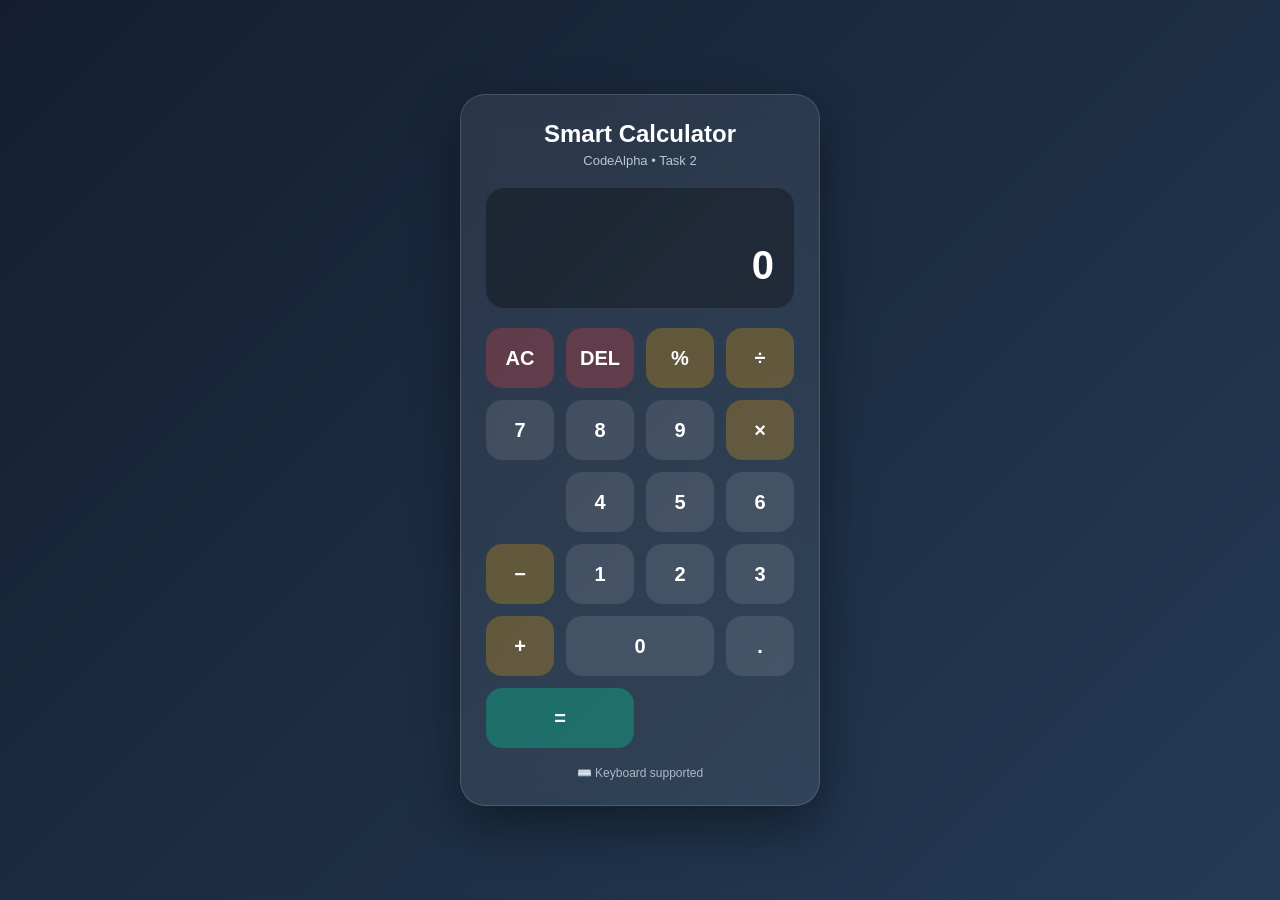
<file: Calculator/index.html>
<!DOCTYPE html>
<html lang="en">
<head>
    <meta charset="UTF-8">
    <meta name="viewport" content="width=device-width, initial-scale=1.0">

    <title>Smart Calculator | CodeAlpha</title>

    <link rel="stylesheet" href="style.css">
</head>

<body>

    <div class="calculator">

        <div class="header">
            <h1>Smart Calculator</h1>
            <p>CodeAlpha • Task 2</p>
        </div>

        <div class="display">
            <div id="previous"></div>
            <div id="current">0</div>
        </div>

        <div class="buttons">

            <button class="special" data-action="clear">AC</button>
            <button class="special" data-action="delete">DEL</button>
            <button class="operator" data-operation="%">%</button>
            <button class="operator" data-operation="÷">÷</button>

            <button data-number="7">7</button>
            <button data-number="8">8</button>
            <button data-number="9">9</button>
            <button class="operator" data-operation="×">×</button>
<div class="config"></div>
            <button data-number="4">4</button>
            <button data-number="5">5</button>
            <button data-number="6">6</button>
            <button class="operator" data-operation="-">−</button>

            <button data-number="1">1</button>
            <button data-number="2">2</button>
            <button data-number="3">3</button>
            <button class="operator" data-operation="+">+</button>

            <button class="zero" data-number="0">0</button>
            <button data-number=".">.</button>
            <button class="equal" data-action="equals">=</button>

        </div>

        <div class="keyboard-info">
            ⌨️ Keyboard supported
        </div>

    </div>

    <script src="script.js"></script>

</body>
</html>
</file>
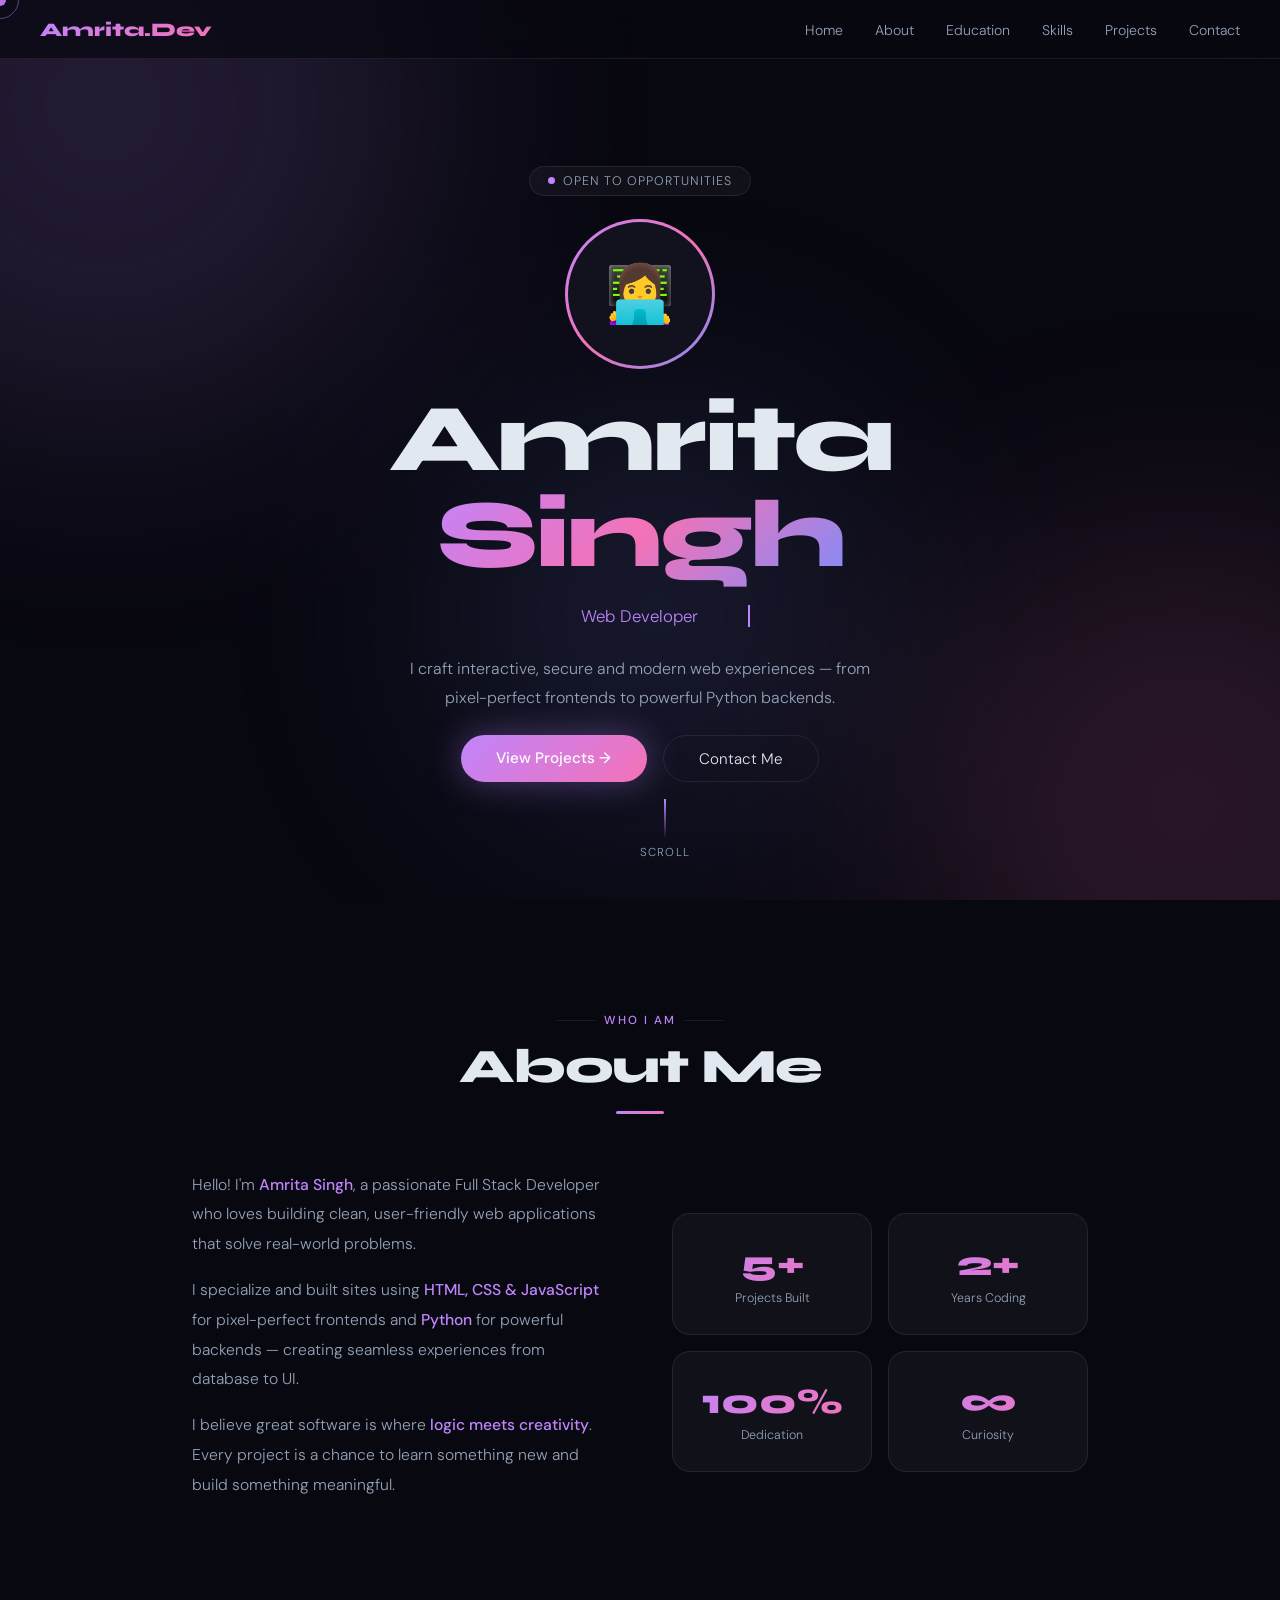
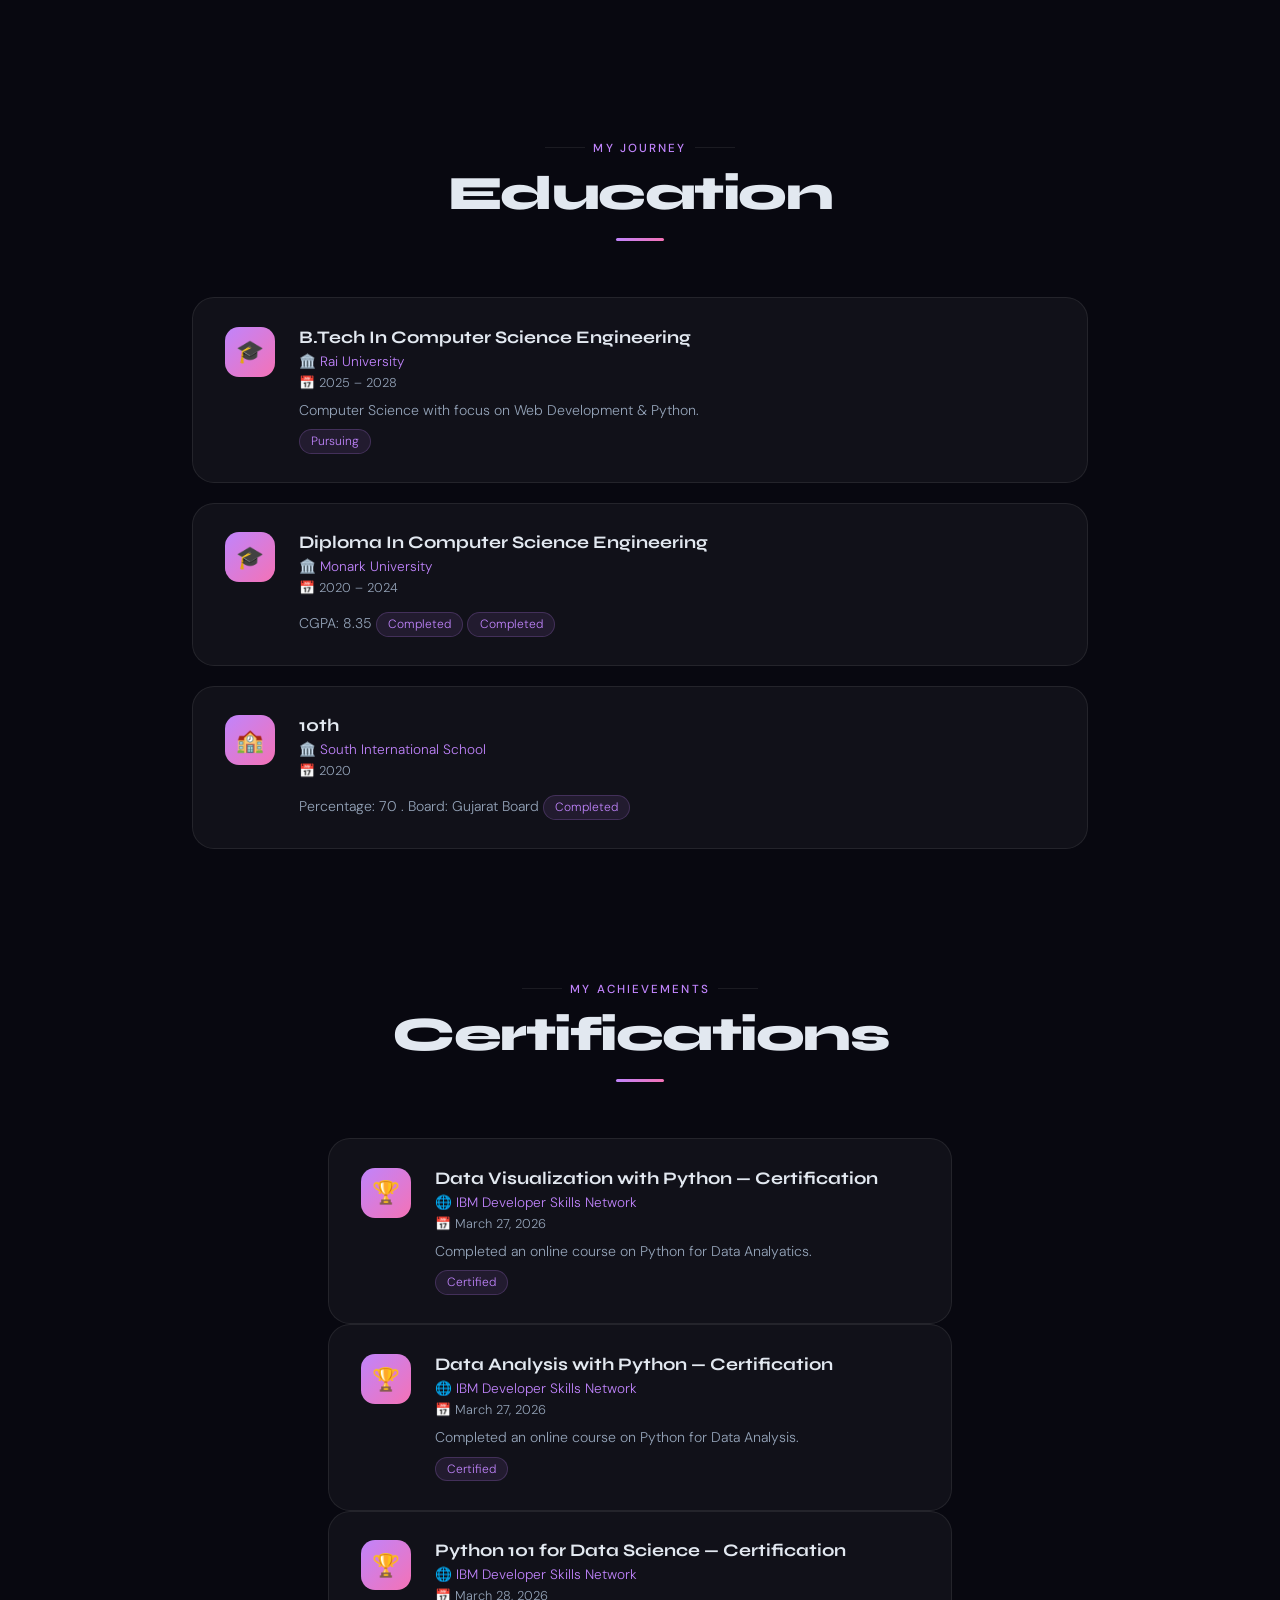
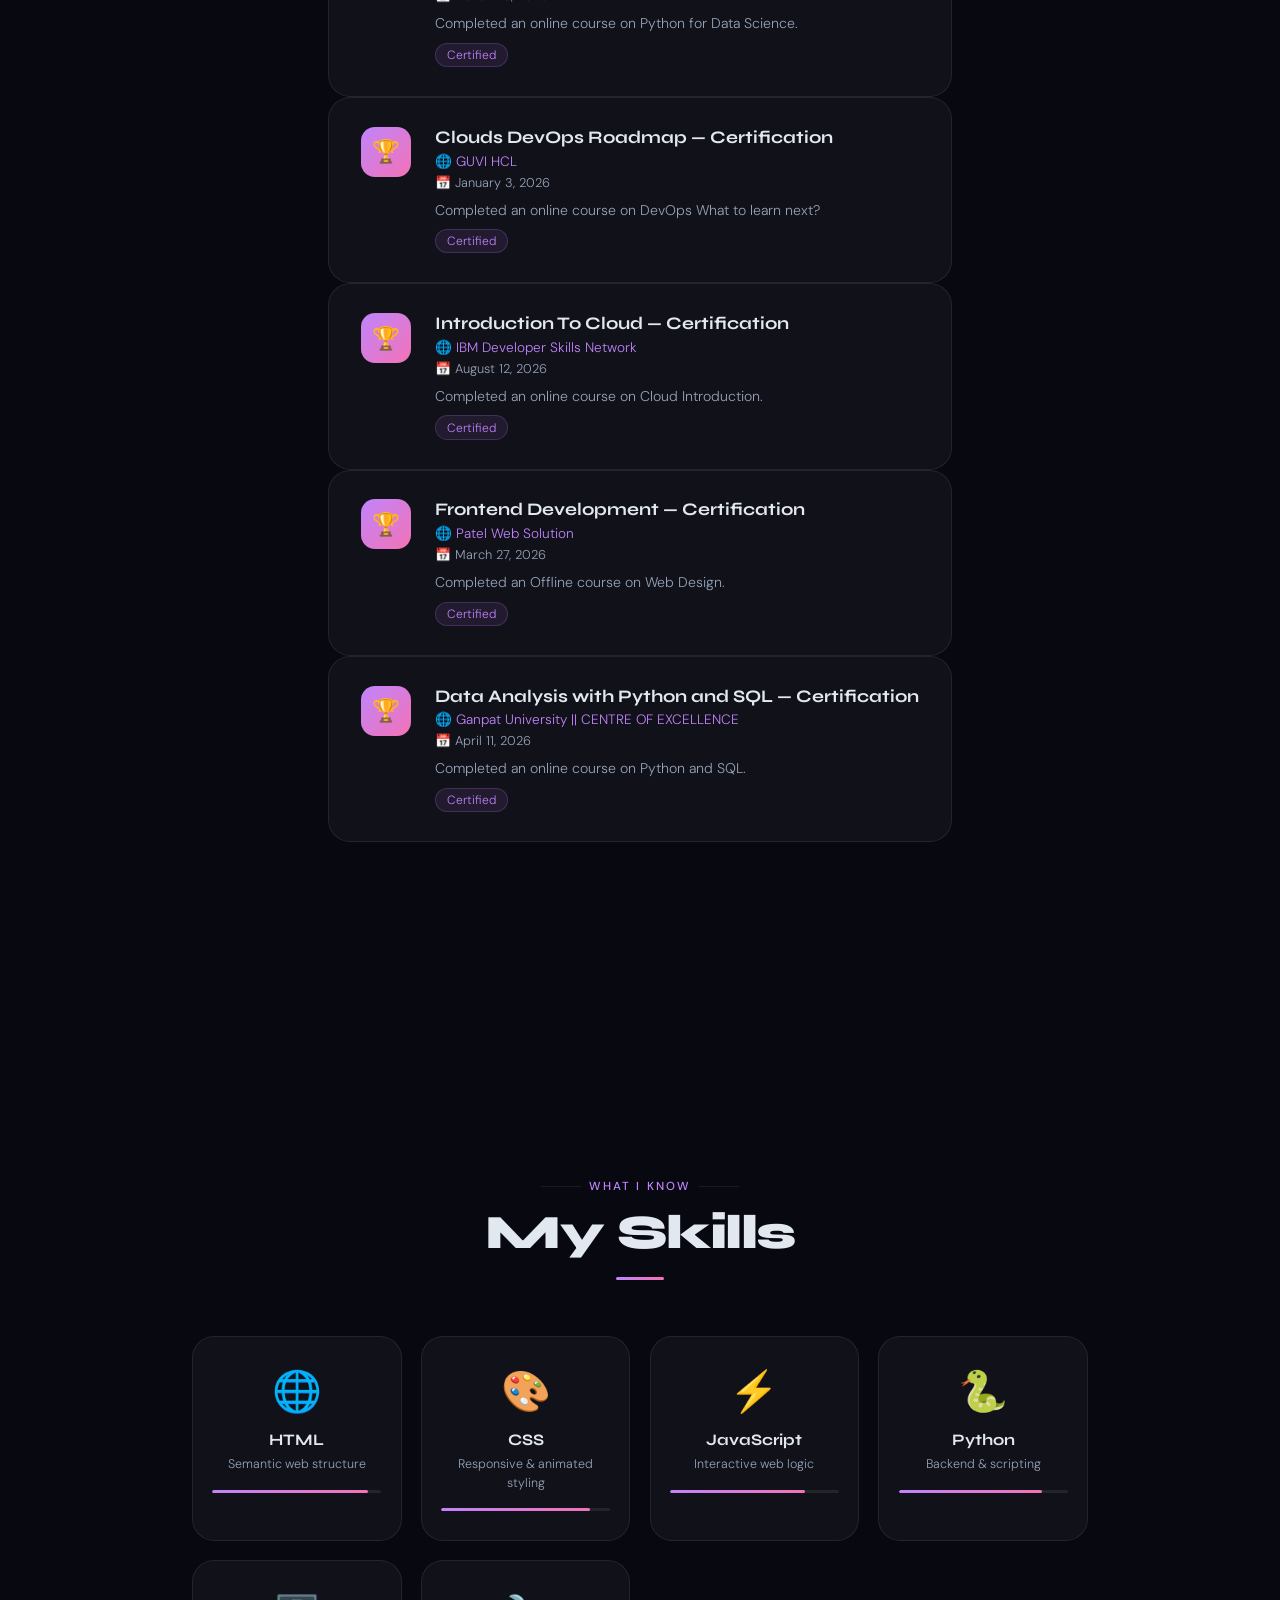
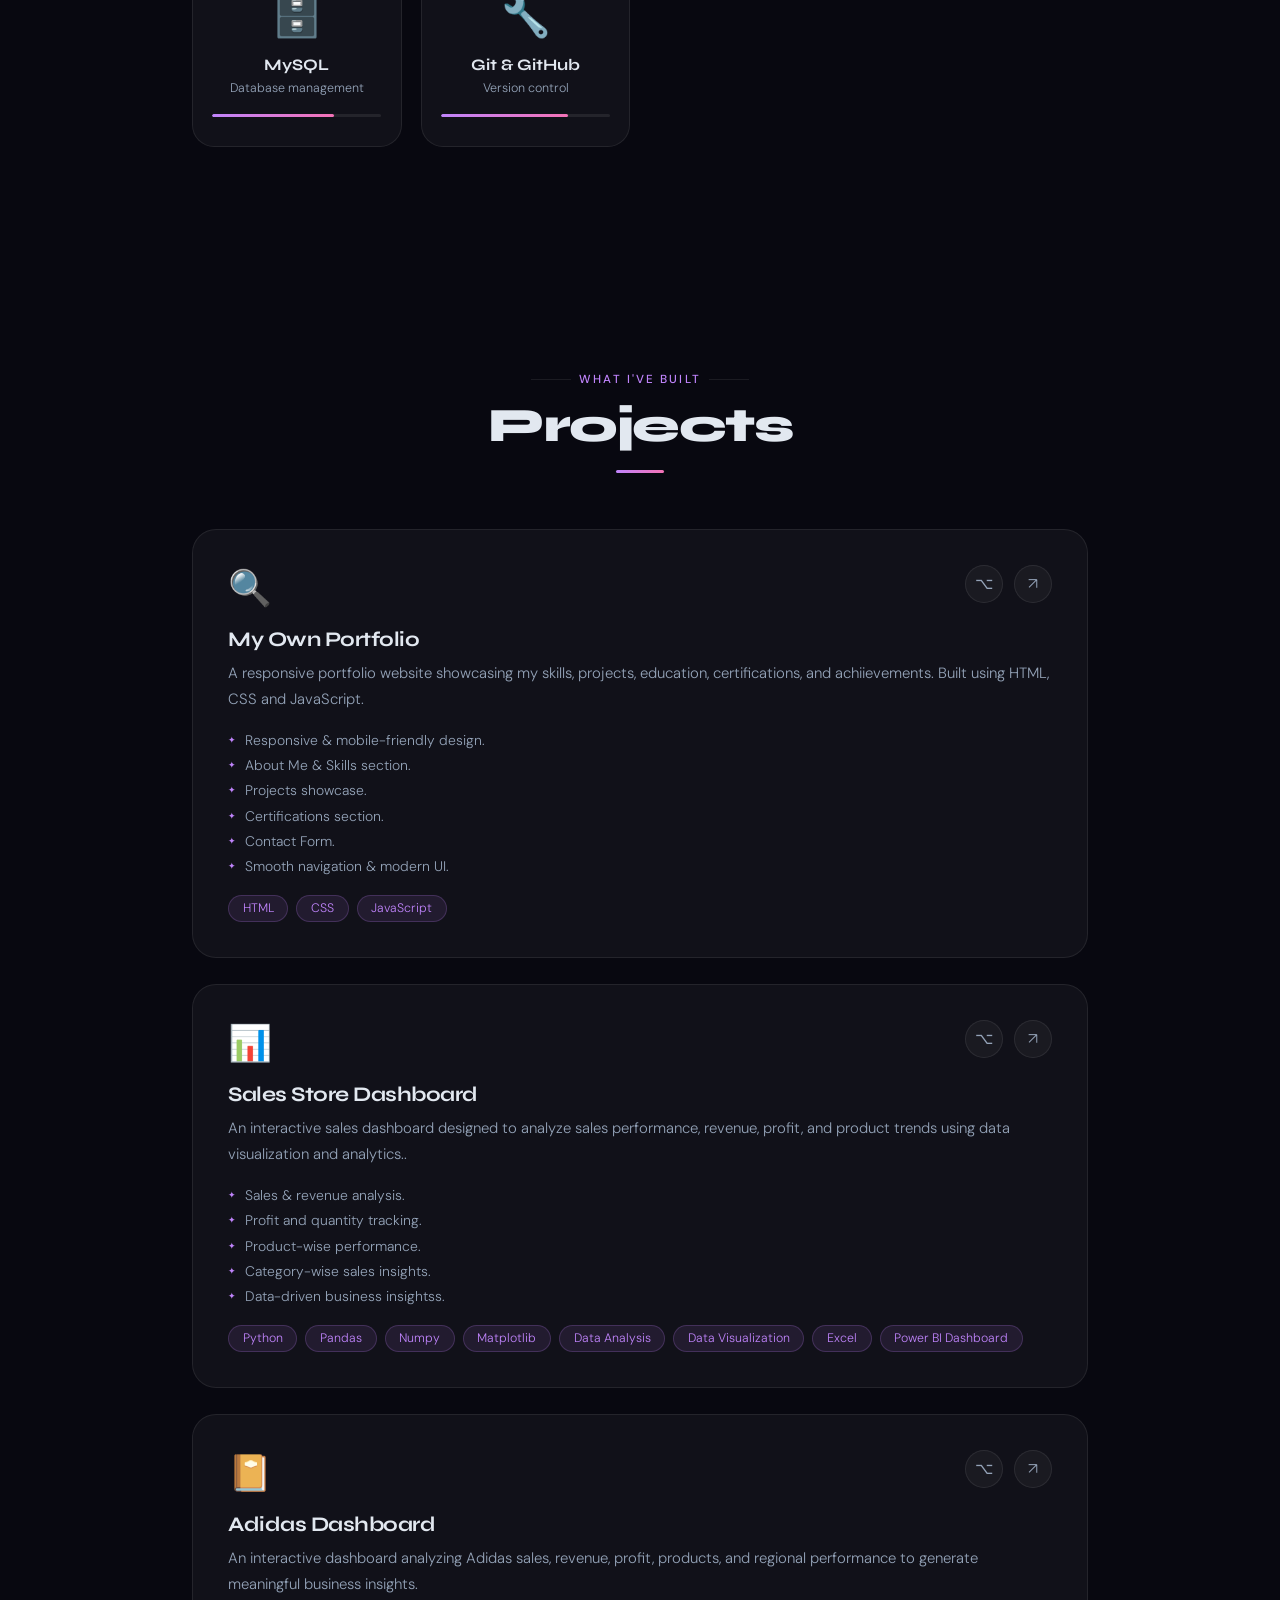
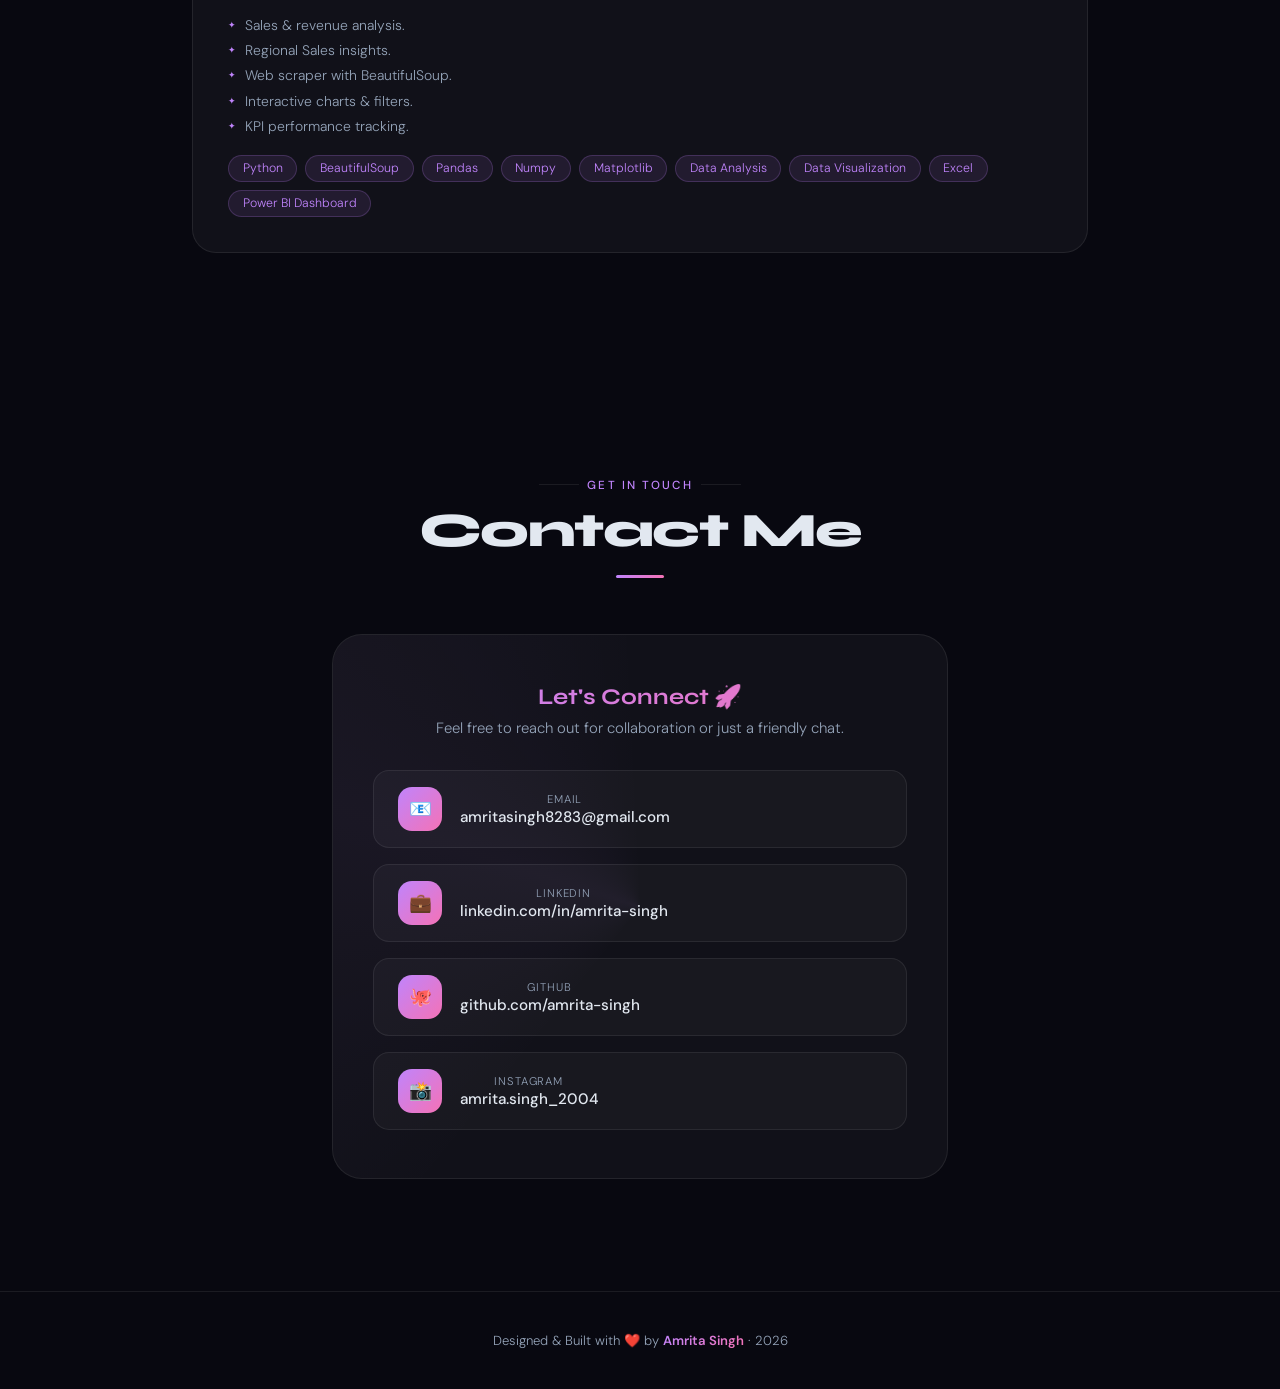
<file: main.html>
<!DOCTYPE html>
<html lang="en">
<head>
<meta charset="UTF-8" />
<meta name="viewport" content="width=device-width, initial-scale=1.0" />
<title>Amrita Singh — Developer</title>
<link href="https://fonts.googleapis.com/css2?family=Syne:wght@400;600;700;800&family=DM+Sans:opsz,wght@9..40,300;9..40,400;9..40,500&display=swap" rel="stylesheet" />
<style>
*, *::before, *::after { box-sizing: border-box; margin: 0; padding: 0; }
html { scroll-behavior: smooth; }

:root {
  --bg:      #080810;
  --surface: rgba(255,255,255,0.04);
  --border:  rgba(255,255,255,0.08);
  --a1:      #c084fc;
  --a2:      #f472b6;
  --a3:      #818cf8;
  --text:    #e2e8f0;
  --muted:   #94a3b8;
}

body {
  background: var(--bg);
  color: var(--text);
  font-family: 'DM Sans', sans-serif;
  font-weight: 300;
  overflow-x: hidden;
  cursor: none;
}

/* ── CURSOR ── */
.cursor {
  position: fixed; width: 12px; height: 12px;
  background: var(--a1); border-radius: 50%;
  pointer-events: none; z-index: 9999;
  transform: translate(-50%,-50%);
  transition: transform 0.15s, opacity 0.3s;
  mix-blend-mode: difference;
}
.cursor-ring {
  position: fixed; width: 38px; height: 38px;
  border: 1.5px solid rgba(192,132,252,0.45);
  border-radius: 50%; pointer-events: none; z-index: 9998;
  transform: translate(-50%,-50%);
  transition: opacity 0.3s;
}

/* ── BLOBS ── */
.blob-wrap { position: fixed; inset: 0; z-index: 0; pointer-events: none; overflow: hidden; }
.blob {
  position: absolute; border-radius: 50%;
  filter: blur(130px); opacity: 0.15;
  animation: blobDrift 20s ease-in-out infinite alternate;
}
.blob1 { width:650px; height:650px; background:#c084fc; top:-220px; left:-220px; animation-delay:0s; }
.blob2 { width:550px; height:550px; background:#f472b6; bottom:-180px; right:-180px; animation-delay:-7s; }
.blob3 { width:420px; height:420px; background:#818cf8; top:45%; left:35%; animation-delay:-14s; }
@keyframes blobDrift { from{transform:translate(0,0)scale(1)} to{transform:translate(50px,40px)scale(1.12)} }

/* ── NAVBAR ── */
nav {
  position: fixed; top:0; left:0; right:0; z-index:200;
  display: flex; justify-content: space-between; align-items: center;
  padding: 1.1rem 2.5rem;
  background: rgba(8,8,16,0.7);
  backdrop-filter: blur(24px);
  border-bottom: 1px solid var(--border);
}
.logo {
  font-family:'Syne',sans-serif; font-weight:800; font-size:1.2rem;
  background: linear-gradient(135deg,var(--a1),var(--a2));
  -webkit-background-clip:text; -webkit-text-fill-color:transparent;
}
.nav-links { display:flex; gap:2rem; list-style:none; }
.nav-links a {
  color:var(--muted); text-decoration:none; font-size:0.88rem;
  position:relative; transition:color 0.3s;
}
.nav-links a::after {
  content:''; position:absolute; left:0; bottom:-4px;
  width:0; height:1.5px;
  background:linear-gradient(90deg,var(--a1),var(--a2));
  transition:width 0.3s;
}
.nav-links a:hover { color:#fff; }
.nav-links a:hover::after { width:100%; }

.nav-toggle {
  display:none; flex-direction:column; gap:5px;
  background:none; border:none; cursor:pointer;
}
.nav-toggle span { display:block; width:24px; height:2px; background:var(--muted); border-radius:2px; transition:all 0.3s; }

/* ── SECTIONS ── */
section { position:relative; z-index:2; }

/* ── HERO ── */
#home {
  min-height:100vh;
  display:flex; flex-direction:column;
  justify-content:center; align-items:center;
  text-align:center; gap:1.4rem;
  padding: 8rem 2rem 5rem;
}
.hero-badge {
  display:inline-flex; align-items:center; gap:0.5rem;
  padding:0.4rem 1.1rem;
  background:var(--surface); border:1px solid var(--border); border-radius:999px;
  font-size:0.78rem; color:var(--muted);
  text-transform:uppercase; letter-spacing:0.08em;
  animation:fadeUp 0.8s ease both;
}
.dot {
  width:7px; height:7px; border-radius:50%; background:var(--a1);
  animation:pulse 2s ease-in-out infinite;
}
@keyframes pulse { 0%,100%{opacity:1;transform:scale(1)} 50%{opacity:0.4;transform:scale(1.5)} }

/* ── PROFILE PHOTO ── */
.hero-avatar {
  width:150px; height:150px; border-radius:50%; padding:3px;
  background:linear-gradient(135deg,var(--a1),var(--a2),var(--a3));
  animation:fadeUp 0.9s ease 0.1s both;
  flex-shrink:0;
}
.hero-avatar-inner {
  width:100%; height:100%; border-radius:50%;
  background:#12121f;
  display:flex; align-items:center; justify-content:center;
  font-size:3.5rem; overflow:hidden;
}
/* ✏️ Agar photo.jpg same folder mein rakho toh yeh kaam karega */
.hero-avatar-inner img {
  width:100%; height:100%; object-fit:cover; border-radius:50%;
}

.hero-name {
  font-family:'Syne',sans-serif; font-weight:800;
  font-size:clamp(3rem,10vw,6rem);
  line-height:1; letter-spacing:-3px;
  animation:fadeUp 1s ease 0.2s both;
}
.hero-name .grad {
  background:linear-gradient(135deg,var(--a1) 0%,var(--a2) 50%,var(--a3) 100%);
  -webkit-background-clip:text; -webkit-text-fill-color:transparent;
}

.hero-role { font-size:1.05rem; color:var(--muted); animation:fadeUp 1s ease 0.3s both; }
.typewriter {
  color:var(--a1); display:inline-block;
  border-right:2px solid var(--a1);
  overflow:hidden; white-space:nowrap;
  animation:type 2.8s steps(20,end) 1.2s both, blink 0.7s step-end 1.2s infinite;
}
@keyframes type   { from{width:0} to{width:20ch} }
@keyframes blink  { 50%{border-color:transparent} }

.hero-desc {
  max-width:500px; font-size:1rem; color:var(--muted);
  line-height:1.8; animation:fadeUp 1s ease 0.4s both;
}

.hero-cta {
  display:flex; gap:1rem; flex-wrap:wrap; justify-content:center;
  animation:fadeUp 1s ease 0.5s both;
}
.btn-primary {
  padding:0.8rem 2.2rem;
  background:linear-gradient(135deg,var(--a1),var(--a2));
  color:#fff; border:none; border-radius:999px;
  font-family:'DM Sans',sans-serif; font-size:0.95rem; font-weight:500;
  cursor:none; text-decoration:none;
  transition:opacity 0.3s,transform 0.3s,box-shadow 0.3s;
  box-shadow:0 0 35px rgba(192,132,252,0.35);
}
.btn-primary:hover { opacity:0.85; transform:translateY(-3px); box-shadow:0 10px 40px rgba(192,132,252,0.5); }
.btn-outline {
  padding:0.8rem 2.2rem; background:transparent; color:var(--text);
  border:1px solid var(--border); border-radius:999px;
  font-family:'DM Sans',sans-serif; font-size:0.95rem;
  cursor:none; text-decoration:none;
  transition:border-color 0.3s,transform 0.3s;
}
.btn-outline:hover { border-color:var(--a1); transform:translateY(-3px); }

.scroll-hint {
  position:absolute; bottom:2.5rem; left:50%; transform:translateX(-50%);
  display:flex; flex-direction:column; align-items:center; gap:0.4rem;
  font-size:0.72rem; color:var(--muted); letter-spacing:0.1em; text-transform:uppercase;
  animation:fadeUp 1s ease 1s both;
}
.scroll-hint .line {
  width:1.5px; height:40px;
  background:linear-gradient(to bottom,var(--a1),transparent);
  animation:scrollLine 2s ease-in-out infinite;
}
@keyframes scrollLine { 0%,100%{opacity:0.3} 50%{opacity:1} }
@keyframes fadeUp { from{opacity:0;transform:translateY(28px)} to{opacity:1;transform:translateY(0)} }

/* ── SECTION HEADER ── */
.sec-head { text-align:center; margin-bottom:3.5rem; }
.sec-tag {
  font-size:0.73rem; text-transform:uppercase; letter-spacing:0.18em;
  color:var(--a1); font-weight:500; margin-bottom:0.6rem;
  display:flex; align-items:center; justify-content:center; gap:0.5rem;
}
.sec-tag::before,.sec-tag::after { content:''; flex:1; max-width:40px; height:1px; background:var(--border); }
.sec-title { font-family:'Syne',sans-serif; font-weight:800; font-size:clamp(1.8rem,5vw,3rem); letter-spacing:-1.5px; }
.sec-line { width:48px; height:3px; margin:1rem auto 0; background:linear-gradient(90deg,var(--a1),var(--a2)); border-radius:999px; }

/* ── ABOUT ── */
#about { padding:7rem 2rem; max-width:960px; margin:0 auto; }
.about-grid { display:grid; grid-template-columns:1fr 1fr; gap:4rem; align-items:center; }
.about-text p { color:var(--muted); line-height:1.9; margin-bottom:1rem; font-size:0.98rem; }
.about-text strong { color:var(--a1); font-weight:500; }
.stats-grid { display:grid; grid-template-columns:1fr 1fr; gap:1rem; }
.stat-card {
  background:var(--surface); border:1px solid var(--border); border-radius:18px;
  padding:1.75rem 1.25rem; text-align:center;
  transition:border-color 0.3s,transform 0.3s,box-shadow 0.3s;
}
.stat-card:hover { border-color:var(--a1); transform:translateY(-5px); box-shadow:0 12px 30px rgba(192,132,252,0.12); }
.stat-num {
  font-family:'Syne',sans-serif; font-weight:800; font-size:2.2rem;
  background:linear-gradient(135deg,var(--a1),var(--a2));
  -webkit-background-clip:text; -webkit-text-fill-color:transparent;
}
.stat-label { font-size:0.78rem; color:var(--muted); margin-top:0.3rem; }

/* ── EDUCATION ── */
#education { padding:7rem 2rem; max-width:960px; margin:0 auto; }
.edu-grid { display:grid; gap:1.2rem; }
.edu-card {
  background:var(--surface); border:1px solid var(--border); border-radius:22px;
  padding:1.8rem 2rem; display:flex; gap:1.5rem; align-items:flex-start;
  transition:border-color 0.3s,transform 0.3s,box-shadow 0.3s;
  position:relative; overflow:hidden;
}
.edu-card::after {
  content:''; position:absolute; left:0; top:0; bottom:0; width:3px;
  background:linear-gradient(to bottom,var(--a1),var(--a2));
  opacity:0; transition:opacity 0.3s;
}
.edu-card:hover { border-color:rgba(192,132,252,0.35); transform:translateY(-4px); box-shadow:0 16px 40px rgba(192,132,252,0.12); }
.edu-card:hover::after { opacity:1; }
.edu-icon {
  width:50px; height:50px; border-radius:14px; flex-shrink:0;
  background:linear-gradient(135deg,var(--a1),var(--a2));
  display:flex; align-items:center; justify-content:center; font-size:1.4rem;
}
.edu-body { flex:1; }
.edu-title { font-family:'Syne',sans-serif; font-weight:700; font-size:1.1rem; margin-bottom:0.3rem; }
.edu-institute { color:var(--a1); font-size:0.85rem; margin-bottom:0.25rem; }
.edu-year { color:var(--muted); font-size:0.8rem; margin-bottom:0.5rem; }
.edu-desc { color:var(--muted); font-size:0.88rem; line-height:1.6; }
.edu-badge {
  padding:0.2rem 0.7rem;
  background:rgba(192,132,252,0.1); border:1px solid rgba(192,132,252,0.2);
  color:var(--a1); border-radius:999px; font-size:0.75rem; display:inline-block; margin-top:0.5rem;
}

/* ── SKILLS ── */
#skills { padding:7rem 2rem; max-width:960px; margin:0 auto; }
.skills-grid { display:grid; grid-template-columns:repeat(auto-fill,minmax(175px,1fr)); gap:1.2rem; }
.skill-card {
  background:var(--surface); border:1px solid var(--border); border-radius:22px;
  padding:1.8rem 1.2rem; text-align:center;
  position:relative; overflow:hidden;
  transition:border-color 0.4s,transform 0.4s,box-shadow 0.4s;
}
.skill-card::before {
  content:''; position:absolute; inset:0;
  background:linear-gradient(135deg,var(--a1),var(--a2));
  opacity:0; transition:opacity 0.4s;
}
.skill-card:hover { border-color:var(--a1); transform:translateY(-7px); box-shadow:0 20px 50px rgba(192,132,252,0.18); }
.skill-card:hover::before { opacity:0.07; }
.skill-icon { font-size:2.5rem; margin-bottom:0.8rem; display:block; position:relative; z-index:1; }
.skill-name { font-family:'Syne',sans-serif; font-weight:700; font-size:1rem; position:relative; z-index:1; }
.skill-desc { font-size:0.78rem; color:var(--muted); margin-top:0.35rem; position:relative; z-index:1; line-height:1.5; }
.skill-bar { margin-top:1rem; height:3px; background:var(--border); border-radius:999px; overflow:hidden; position:relative; z-index:1; }
.skill-fill {
  height:100%; border-radius:999px;
  background:linear-gradient(90deg,var(--a1),var(--a2));
  width:0; transition:width 1.6s cubic-bezier(0.23,1,0.32,1);
}

/* ── PROJECTS ── */
#projects { padding:7rem 2rem; max-width:960px; margin:0 auto; }
.projects-grid { display:grid; gap:1.6rem; }
.project-card {
  background:var(--surface); border:1px solid var(--border); border-radius:24px;
  padding:2.2rem; position:relative; overflow:hidden;
  transition:border-color 0.3s,transform 0.4s,box-shadow 0.4s;
}
.project-card::after {
  content:''; position:absolute; top:0; left:0; right:0; height:2px;
  background:linear-gradient(90deg,var(--a1),var(--a2),var(--a3));
  opacity:0; transition:opacity 0.4s;
}
.project-card:hover { border-color:rgba(192,132,252,0.35); transform:translateY(-5px); box-shadow:0 20px 60px rgba(192,132,252,0.12); }
.project-card:hover::after { opacity:1; }
.project-top { display:flex; align-items:flex-start; justify-content:space-between; gap:1rem; }
.project-icon { font-size:2.2rem; }
.project-links { display:flex; gap:0.7rem; }
.proj-link {
  width:38px; height:38px; border-radius:50%;
  background:var(--surface); border:1px solid var(--border);
  display:flex; align-items:center; justify-content:center;
  font-size:1rem; text-decoration:none; color:var(--muted);
  transition:background 0.3s,color 0.3s,border-color 0.3s; cursor:none;
}
.proj-link:hover { background:var(--a1); color:#fff; border-color:var(--a1); }
.project-name { font-family:'Syne',sans-serif; font-weight:700; font-size:1.3rem; margin:1rem 0 0.5rem; letter-spacing:-0.5px; }
.project-desc { color:var(--muted); font-size:0.93rem; line-height:1.75; }
.project-tags { display:flex; flex-wrap:wrap; gap:0.5rem; margin-top:1.25rem; }
.tag {
  padding:0.28rem 0.85rem;
  background:rgba(192,132,252,0.1); border:1px solid rgba(192,132,252,0.2);
  color:var(--a1); border-radius:999px; font-size:0.77rem;
}
.project-features { margin-top:1.2rem; list-style:none; display:grid; gap:0.45rem; }
.project-features li { display:flex; align-items:center; gap:0.55rem; font-size:0.87rem; color:var(--muted); }
.project-features li::before { content:'✦'; color:var(--a1); font-size:0.55rem; flex-shrink:0; }

/* ── CONTACT ── */
#contact { padding:7rem 2rem; max-width:680px; margin:0 auto; text-align:center; }
.contact-card {
  background:var(--surface); border:1px solid var(--border); border-radius:30px;
  padding:3rem 2.5rem; margin-top:2.5rem;
  position:relative; overflow:hidden;
}
.contact-card::before {
  content:''; position:absolute; top:-50%; left:-50%;
  width:200%; height:200%;
  background:conic-gradient(from 0deg,transparent 60%,rgba(192,132,252,0.05) 80%,transparent 100%);
  animation:rotateConic 10s linear infinite;
}
@keyframes rotateConic { to{transform:rotate(360deg)} }
.contact-sub { color:var(--muted); font-size:0.93rem; margin-top:0.5rem; position:relative; z-index:1; }
.contact-info { display:flex; flex-direction:column; gap:1rem; margin-top:2rem; position:relative; z-index:1; }
.contact-item {
  display:flex; align-items:center; gap:1.1rem;
  padding:1rem 1.5rem;
  background:rgba(255,255,255,0.03); border:1px solid var(--border); border-radius:16px;
  text-decoration:none; color:var(--text);
  transition:border-color 0.3s,transform 0.3s; cursor:none;
}
.contact-item:hover { border-color:var(--a1); transform:translateX(6px); }
.c-icon {
  width:44px; height:44px; border-radius:14px; flex-shrink:0;
  background:linear-gradient(135deg,var(--a1),var(--a2));
  display:flex; align-items:center; justify-content:center; font-size:1.15rem;
}
.c-label { font-size:0.7rem; color:var(--muted); text-transform:uppercase; letter-spacing:0.08em; }
.c-val { font-size:0.95rem; font-weight:500; margin-top:0.1rem; }

/* ── FOOTER ── */
footer {
  position:relative; z-index:2; text-align:center;
  padding:2.5rem 2rem; border-top:1px solid var(--border);
  color:var(--muted); font-size:0.82rem;
}
footer span {
  background:linear-gradient(135deg,var(--a1),var(--a2));
  -webkit-background-clip:text; -webkit-text-fill-color:transparent; font-weight:600;
}

/* ── REVEAL ── */
.reveal { opacity:0; transform:translateY(32px); transition:opacity 0.75s ease,transform 0.75s ease; }
.reveal.visible { opacity:1; transform:none; }

/* ── MOBILE ── */
@media (max-width:640px) {
  nav { padding:1rem 1.5rem; }
  .nav-toggle { display:flex; }
  .nav-links {
    display:none; position:absolute; top:100%; left:0; right:0;
    flex-direction:column; gap:1.5rem;
    background:rgba(8,8,16,0.97); backdrop-filter:blur(24px);
    padding:1.5rem; border-bottom:1px solid var(--border);
  }
  .nav-links.open { display:flex; }
  .about-grid { grid-template-columns:1fr; gap:2.5rem; }
  .skills-grid { grid-template-columns:1fr 1fr; }
  .hero-name { letter-spacing:-1.5px; }
  .contact-card { padding:2rem 1.25rem; }
  .edu-card { flex-direction:column; gap:1rem; }
}
</style>
</head>
<body>

<!-- Custom Cursor -->
<div class="cursor"      id="cursor"></div>
<div class="cursor-ring" id="cursorRing"></div>

<!-- Background Blobs -->
<div class="blob-wrap">
  <div class="blob blob1"></div>
  <div class="blob blob2"></div>
  <div class="blob blob3"></div>
</div>

<!-- ════════════════════════════════════════
     NAVBAR
════════════════════════════════════════ -->
<nav>
  <div class="logo">Amrita.Dev</div>

  <button class="nav-toggle" id="navToggle" onclick="toggleNav()" aria-label="Menu">
    <span></span><span></span><span></span>
  </button>

  <ul class="nav-links" id="navLinks">
    <li><a href="#home"      onclick="closeNav()">Home</a></li>
    <li><a href="#about"     onclick="closeNav()">About</a></li>
    <li><a href="#education" onclick="closeNav()">Education</a></li>
    <li><a href="#skills"    onclick="closeNav()">Skills</a></li>
    <li><a href="#projects"  onclick="closeNav()">Projects</a></li>
    <li><a href="#contact"   onclick="closeNav()">Contact</a></li>
  </ul>
</nav>


<!-- ════════════════════════════════════════
     HERO
════════════════════════════════════════ -->
<section id="home">
  <div class="hero-badge"><div class="dot"></div> Open to Opportunities</div>

  <!-- ✏️ PROFILE PHOTO:
       Option 1 — Emoji (default)  → andar ka content rakho as is
       Option 2 — Apni photo       → photo.jpg same folder mein rakho,
                                     phir neeche ka img tag uncomment karo
  -->
  <div class="hero-avatar">
    <div class="hero-avatar-inner">
      👩‍💻
      <!-- <img src="photo.jpg" alt="Amrita Singh" /> -->
    </div>
  </div>

  <h1 class="hero-name">
    Amrita<br><span class="grad">Singh</span>
  </h1>

  <!-- ✏️ Yahan apni role likho -->
  <p class="hero-role"><span class="typewriter">Web Developer</span></p>

  <!-- ✏️ Apna tagline likho -->
  <p class="hero-desc">
    I craft interactive, secure and modern web experiences —
    from pixel-perfect frontends to powerful Python backends.
  </p>

  <div class="hero-cta">
    <a href="#projects" class="btn-primary">View Projects →</a>
    <a href="#contact"  class="btn-outline">Contact Me</a>
  </div>

  <div class="scroll-hint"><div class="line"></div>Scroll</div>
</section>


<!-- ════════════════════════════════════════
     ABOUT
════════════════════════════════════════ -->
<section id="about">
  <div class="sec-head reveal">
    <p class="sec-tag">Who I Am</p>
    <h2 class="sec-title">About Me</h2>
    <div class="sec-line"></div>
  </div>

  <div class="about-grid reveal">
    <div class="about-text">
      <!-- ✏️ Apne baare mein likho -->
      <p>Hello! I'm <strong>Amrita Singh</strong>, a passionate Full Stack Developer who loves building clean, user-friendly web applications that solve real-world problems.</p>
      <p>I specialize and built sites using <strong>HTML, CSS & JavaScript</strong> for pixel-perfect frontends and <strong>Python</strong> for powerful backends — creating seamless experiences from database to UI.</p>
      <p>I believe great software is where <strong>logic meets creativity</strong>. Every project is a chance to learn something new and build something meaningful.</p>
    </div>

    <div class="stats-grid">
      <!-- ✏️ Yeh numbers apne hisaab se badlo -->
      <div class="stat-card"><div class="stat-num">5+</div><div class="stat-label">Projects Built</div></div>
      <div class="stat-card"><div class="stat-num">2+</div><div class="stat-label">Years Coding</div></div>
      <div class="stat-card"><div class="stat-num">100%</div><div class="stat-label">Dedication</div></div>
      <div class="stat-card"><div class="stat-num">∞</div><div class="stat-label">Curiosity</div></div>
    </div>
  </div>
</section>


<!-- ════════════════════════════════════════
     EDUCATION
════════════════════════════════════════ -->
<section id="education">
  <div class="sec-head reveal">
    <p class="sec-tag">My Journey</p>
    <h2 class="sec-title">Education</h2>
    <div class="sec-line"></div>
  </div>

  <div class="edu-grid reveal">

    <!-- ✏️ CARD 1 — College / University -->
    <div class="edu-card">
      <div class="edu-icon">🎓</div>
      <div class="edu-body">
        <div class="edu-title">B.Tech In Computer Science Engineering</div>
        <div class="edu-institute">🏛️ Rai University</div>
        <div class="edu-year">📅 2025 – 2028</div>
        <div class="edu-desc">Computer Science with focus on Web Development & Python.</div>
        <span class="edu-badge">Pursuing</span>
      </div>
    </div>

    <div class="edu-card">
      <div class="edu-icon">🎓</div>
      <div class="edu-body">
        <div class="edu-title">Diploma In Computer Science Engineering</div>
        <div class="edu-institute">🏛️ Monark University</div>
        <div class="edu-year">📅 2020 – 2024</div>
         <span class="edu-desc">CGPA: 8.35</span>
        <span class="edu-badge">Completed</span>
        <span class="edu-badge">Completed</span>
      </div>
    </div>

    <!-- ✏️ CARD 2 — 12th -->
    <div class="edu-card">
      <div class="edu-icon">🏫</div>
      <div class="edu-body">
        <div class="edu-title">10th</div>
        <div class="edu-institute">🏛️ South International School</div>
        <div class="edu-year">📅 2020</div>
        <span class="edu-desc">Percentage: 70 . Board: Gujarat Board</span>
        <span class="edu-badge">Completed</span>
      </div>
    </div>

    <section id="education">
  <div class="sec-head reveal">
    <p class="sec-tag">My Achievements</p>
    <h2 class="sec-title">Certifications</h2>
    <div class="sec-line"></div>
  </div>

    <!-- ✏️ EXTRA — Certifications (optional, delete karo agar nahi chahiye) -->
    <div class="edu-card">
      <div class="edu-icon">🏆</div>
      <div class="edu-body">
        <div class="edu-title">Data Visualization with Python — Certification</div>
        <div class="edu-institute">🌐 IBM Developer Skills Network</div>
        <div class="edu-year">📅 March 27, 2026</div>
        <div class="edu-desc">Completed an online course on Python for Data Analyatics.</div>
        <span class="edu-badge">Certified</span>
      </div>
    </div>

        <div class="edu-card">
      <div class="edu-icon">🏆</div>
      <div class="edu-body">
        <div class="edu-title">Data Analysis with Python — Certification</div>
        <div class="edu-institute">🌐 IBM Developer Skills Network</div>
        <div class="edu-year">📅 March 27, 2026</div>
        <div class="edu-desc">Completed an online course on Python for Data Analysis.</div>
        <span class="edu-badge">Certified</span>
      </div>
    </div>

        <div class="edu-card">
      <div class="edu-icon">🏆</div>
      <div class="edu-body">
        <div class="edu-title">Python 101 for Data Science — Certification</div>
        <div class="edu-institute">🌐 IBM Developer Skills Network</div>
        <div class="edu-year">📅 March 28, 2026</div>
        <div class="edu-desc">Completed an online course on Python for Data Science.</div>
        <span class="edu-badge">Certified</span>
      </div>
    </div>

        <div class="edu-card">
      <div class="edu-icon">🏆</div>
      <div class="edu-body">
        <div class="edu-title">Clouds DevOps Roadmap — Certification</div>
        <div class="edu-institute">🌐 GUVI HCL</div>
        <div class="edu-year">📅 January 3, 2026</div>
        <div class="edu-desc">Completed an online course on DevOps What to learn next?</div>
        <span class="edu-badge">Certified</span>
      </div>
    </div>

        <div class="edu-card">
      <div class="edu-icon">🏆</div>
      <div class="edu-body">
        <div class="edu-title">Introduction To Cloud — Certification</div>
        <div class="edu-institute">🌐 IBM Developer Skills Network</div>
        <div class="edu-year">📅 August 12, 2026</div>
        <div class="edu-desc">Completed an online course on Cloud Introduction.</div>
        <span class="edu-badge">Certified</span>
      </div>
    </div>

        <div class="edu-card">
      <div class="edu-icon">🏆</div>
      <div class="edu-body">
        <div class="edu-title">Frontend Development — Certification</div>
        <div class="edu-institute">🌐 Patel Web Solution</div>
        <div class="edu-year">📅 March 27, 2026</div>
        <div class="edu-desc">Completed an Offline course on Web Design.</div>
        <span class="edu-badge">Certified</span>
      </div>
    </div>

        <div class="edu-card">
      <div class="edu-icon">🏆</div>
      <div class="edu-body">
        <div class="edu-title">Data Analysis with Python and SQL — Certification</div>
        <div class="edu-institute">🌐 Ganpat University || CENTRE OF EXCELLENCE</div>
        <div class="edu-year">📅 April 11, 2026</div>
        <div class="edu-desc">Completed an online course on Python and SQL.</div>
        <span class="edu-badge">Certified</span>
      </div>
    </div>

  </div>
</section>


<!-- ════════════════════════════════════════
     SKILLS
════════════════════════════════════════ -->
<section id="skills">
  <div class="sec-head reveal">
    <p class="sec-tag">What I Know</p>
    <h2 class="sec-title">My Skills</h2>
    <div class="sec-line"></div>
  </div>

  <div class="skills-grid reveal">
    <!-- ✏️ Data-width = 0 to 100 (percentage bar) -->
    <div class="skill-card">
      <span class="skill-icon">🌐</span>
      <div class="skill-name">HTML</div>
      <div class="skill-desc">Semantic web structure</div>
      <div class="skill-bar"><div class="skill-fill" data-width="92"></div></div>
    </div>
    <div class="skill-card">
      <span class="skill-icon">🎨</span>
      <div class="skill-name">CSS</div>
      <div class="skill-desc">Responsive & animated styling</div>
      <div class="skill-bar"><div class="skill-fill" data-width="88"></div></div>
    </div>
    <div class="skill-card">
      <span class="skill-icon">⚡</span>
      <div class="skill-name">JavaScript</div>
      <div class="skill-desc">Interactive web logic</div>
      <div class="skill-bar"><div class="skill-fill" data-width="80"></div></div>
    </div>
    <div class="skill-card">
      <span class="skill-icon">🐍</span>
      <div class="skill-name">Python</div>
      <div class="skill-desc">Backend & scripting</div>
      <div class="skill-bar"><div class="skill-fill" data-width="85"></div></div>
    </div>
    <div class="skill-card">
      <span class="skill-icon">🗄️</span>
      <div class="skill-name">MySQL</div>
      <div class="skill-desc">Database management</div>
      <div class="skill-bar"><div class="skill-fill" data-width="72"></div></div>
    </div>
    <div class="skill-card">
      <span class="skill-icon">🔧</span>
      <div class="skill-name">Git & GitHub</div>
      <div class="skill-desc">Version control</div>
      <div class="skill-bar"><div class="skill-fill" data-width="75"></div></div>
    </div>
    <!-- ✏️ Nayi skill add karni ho toh yeh copy-paste karo aur edit karo -->
    <!--
    <div class="skill-card">
      <span class="skill-icon">⚛️</span>
      <div class="skill-name">React</div>
      <div class="skill-desc">UI component library</div>
      <div class="skill-bar"><div class="skill-fill" data-width="65"></div></div>
    </div>
    -->
  </div>
</section>


<!-- ════════════════════════════════════════
     PROJECTS
════════════════════════════════════════ -->
<section id="projects">
  <div class="sec-head reveal">
    <p class="sec-tag">What I've Built</p>
    <h2 class="sec-title">Projects</h2>
    <div class="sec-line"></div>
  </div>

  <div class="projects-grid">

    <!-- ✏️ PROJECT 1 — Apna pehla project -->
    <div class="project-card reveal">
      <div class="project-top">
        <span class="project-icon">🔍</span>  <!-- ✏️ emoji badlo -->
        <div class="project-links">
          <a href="https://github.com/amrita-singh05" target="_blank" class="proj-link" title="GitHub">⌥</a>
          <a href="https://1drv.ms/u/c/1579ae7eb0d7a58d/IQAXVxd60GdRSqYiYgQAzyf_AUinxTeZIW2pp2fnynT8Zgc?e=O61VPl"   target="_blank" class="proj-link" title="Live Demo">↗</a>
        </div>
      </div>
      <!-- ✏️ Sab badlo apne project ke hisaab se -->
      <h3 class="project-name">My Own Portfolio</h3>
      <p class="project-desc">A responsive portfolio website showcasing my skills, projects, education, certifications, and achiievements. Built using HTML, CSS and JavaScript.</p>
      <ul class="project-features">
        <li>Responsive & mobile-friendly design.</li>
        <li>About Me & Skills section.</li>
        <li>Projects showcase.</li>
        <li>Certifications section.</li>
        <li>Contact Form.</li>
         <li>Smooth navigation & modern UI.</li>
      </ul>
      <div class="project-tags">
        <span class="tag">HTML</span>
        <span class="tag">CSS</span>
        <span class="tag">JavaScript</span>
      </div>
    </div>

    <!-- ✏️ PROJECT 2 — Apna doosra project -->
    <div class="project-card reveal">
      <div class="project-top">
        <span class="project-icon">📊</span>
        <div class="project-links">
          <a href="https://github.com/amrita-singh05" target="_blank" class="proj-link" title="GitHub">⌥</a>
          <a href="https://1drv.ms/x/c/1579ae7eb0d7a58d/IQDH8JiWI0KJSoI2iFsYk4ShAUbDVOlw2t2jlRVRdlNmyNU?e=7fqoad"   target="_blank" class="proj-link" title="Live Demo">↗</a>
        </div>
      </div>
      <h3 class="project-name">Sales Store Dashboard</h3>
      <p class="project-desc">An interactive sales dashboard designed to analyze sales performance, revenue, profit, and product trends using data visualization and analytics..</p>
      <ul class="project-features">
        <li>Sales & revenue analysis.</li>
        <li>Profit and quantity tracking.</li>
        <li>Product-wise performance.</li>
        <li>Category-wise sales insights.</li>
         <li>Data-driven business insightss.</li>
      </ul>
      <div class="project-tags">
         <span class="tag">Python</span>
        <span class="tag">Pandas</span>
        <span class="tag">Numpy</span>
        <span class="tag">Matplotlib</span>
        <span class="tag">Data Analysis</span>
        <span class="tag">Data Visualization</span>
        <span class="tag">Excel</span>
        <span class="tag">Power BI Dashboard</span>

      </div>
    </div>

    <!-- ✏️ PROJECT 3 — Apna teesra project (ya delete karo) -->
    <div class="project-card reveal">
      <div class="project-top">
        <span class="project-icon">📔</span>
        <div class="project-links">
          <a href="https://github.com/amrita-singh05" target="_blank" class="proj-link" title="GitHub">⌥</a>
          <a href="https://1drv.ms/x/c/1579ae7eb0d7a58d/IQCLYZeHi-ULSpNr2AfFM2JBARdkFY5VYZN45az5IWEf9nc?e=jD2czv"   target="_blank" class="proj-link" title="Live Demo">↗</a>
        </div>
      </div>
      <h3 class="project-name">Adidas Dashboard</h3>
      <p class="project-desc">An interactive dashboard analyzing Adidas sales, revenue, profit, products, and regional performance to generate meaningful business insights.</p>
      <ul class="project-features">
        <li>Sales & revenue analysis.</li>
        <li>Regional Sales insights.</li>
        <li>Web scraper with BeautifulSoup.</li>
        <li>Interactive charts & filters.</li>
        <li>KPI performance tracking.</li>
      </ul>
      <div class="project-tags">
        <span class="tag">Python</span>
        <span class="tag">BeautifulSoup</span>
        <span class="tag">Pandas</span>
        <span class="tag">Numpy</span>
        <span class="tag">Matplotlib</span>
        <span class="tag">Data Analysis</span>
        <span class="tag">Data Visualization</span>
        <span class="tag">Excel</span>
        <span class="tag">Power BI Dashboard</span>
      </div>
    </div>

    <!-- ✏️ NAYLA PROJECT ADD KARNA HO toh pura yeh block copy karo aur edit karo:
    <div class="project-card reveal">
      <div class="project-top">
        <span class="project-icon">🌟</span>
        <div class="project-links">
          <a href="GITHUB_LINK" target="_blank" class="proj-link">⌥</a>
          <a href="LIVE_LINK"   target="_blank" class="proj-link">↗</a>
        </div>
      </div>
      <h3 class="project-name">Project ka Naam</h3>
      <p class="project-desc">Chhoti si description.</p>
      <ul class="project-features">
        <li>Feature 1</li>
        <li>Feature 2</li>
      </ul>
      <div class="project-tags">
        <span class="tag">HTML</span>
        <span class="tag">CSS</span>
      </div>
    </div>
    -->

  </div>
</section>


<!-- ════════════════════════════════════════
     CONTACT
════════════════════════════════════════ -->
<section id="contact">
  <div class="sec-head reveal">
    <p class="sec-tag">Get In Touch</p>
    <h2 class="sec-title">Contact Me</h2>
    <div class="sec-line"></div>
  </div>

  <div class="contact-card reveal">
    <h3 style="font-family:'Syne',sans-serif;font-size:1.4rem;font-weight:700;position:relative;z-index:1;background:linear-gradient(135deg,var(--a1),var(--a2));-webkit-background-clip:text;-webkit-text-fill-color:transparent;">
      Let's Connect 🚀
    </h3>
    <p class="contact-sub">Feel free to reach out for collaboration or just a friendly chat.</p>

    <div class="contact-info">

      <!-- ✏️ Apna email daalo -->
      <a href="mailto:TUMHARA_EMAIL@gmail.com" class="contact-item">
        <div class="c-icon">📧</div>
        <div>
          <div class="c-label">Email</div>
          <div class="c-val">amritasingh8283@gmail.com</div>
        </div>
      </a>

      <!-- ✏️ Apna LinkedIn daalo -->
      <a href="https://www.linkedin.com/in/amrita-singh-4193963a1?utm_source=share_via&utm_content=profile&utm_medium=member_android" target="_blank" class="contact-item">
        <div class="c-icon">💼</div>
        <div>
          <div class="c-label">LinkedIn</div>
          <div class="c-val">linkedin.com/in/amrita-singh</div>
        </div>
      </a>

      <!-- ✏️ Apna GitHub daalo -->
      <a href="https://github.com/amrita-singh05" target="_blank" class="contact-item">
        <div class="c-icon">🐙</div>
        <div>
          <div class="c-label">GitHub</div>
          <div class="c-val">github.com/amrita-singh</div>
        </div>
      </a>

      <!-- ✏️ Instagram (optional, delete karo agar nahi chahiye) -->
      <a href="https://www.instagram.com/amrita.singh_2004?igsh=YmJjNWpjaGc1OWRv&igsi=YmJjNWpjaGc1OWRv" target="_blank" class="contact-item">
        <div class="c-icon">📸</div>
        <div>
          <div class="c-label">Instagram</div>
          <div class="c-val">amrita.singh_2004</div>
        </div>
      </a>

    </div>
  </div>
</section>


<!-- ════════════════════════════════════════
     FOOTER
════════════════════════════════════════ -->
<footer>
  <p>Designed & Built with ❤️ by <span>Amrita Singh</span> · 2026</p>
</footer>


<!-- ════════════════════════════════════════
     SCRIPTS
════════════════════════════════════════ -->
<script>
/* ── Custom Cursor ── */
const cursor     = document.getElementById('cursor');
const cursorRing = document.getElementById('cursorRing');
let mx=0, my=0, rx=0, ry=0;

document.addEventListener('mousemove', e => {
  mx = e.clientX; my = e.clientY;
  cursor.style.left = mx + 'px';
  cursor.style.top  = my + 'px';
});

(function animRing() {
  rx += (mx - rx) * 0.12;
  ry += (my - ry) * 0.12;
  cursorRing.style.left = rx + 'px';
  cursorRing.style.top  = ry + 'px';
  requestAnimationFrame(animRing);
})();

document.querySelectorAll('a, button, .skill-card, .stat-card, .project-card, .edu-card, .contact-item').forEach(el => {
  el.addEventListener('mouseenter', () => {
    cursor.style.transform = 'translate(-50%,-50%) scale(2.5)';
    cursorRing.style.opacity = '0';
  });
  el.addEventListener('mouseleave', () => {
    cursor.style.transform = 'translate(-50%,-50%) scale(1)';
    cursorRing.style.opacity = '1';
  });
});

/* ── Scroll Reveal + Skill Bars ── */
const observer = new IntersectionObserver(entries => {
  entries.forEach(entry => {
    if (entry.isIntersecting) {
      entry.target.classList.add('visible');
      entry.target.querySelectorAll('.skill-fill').forEach(bar => {
        bar.style.width = bar.dataset.width + '%';
      });
    }
  });
}, { threshold: 0.1 });

document.querySelectorAll('.reveal').forEach(el => observer.observe(el));

/* ── Mobile Nav ── */
function toggleNav() { document.getElementById('navLinks').classList.toggle('open'); }
function closeNav()  { document.getElementById('navLinks').classList.remove('open'); }

/* ── Touch Device — disable custom cursor ── */
if ('ontouchstart' in window) {
  cursor.style.display = 'none';
  cursorRing.style.display = 'none';
  document.body.style.cursor = 'auto';
}
</script>
 
</body>
</html>
</file>
<file: Calculator/style.css>
* {
    margin: 0;
    padding: 0;
    box-sizing: border-box;
}

body {
    min-height: 100vh;

    display: flex;
    justify-content: center;
    align-items: center;

    font-family: Arial, sans-serif;

    background: linear-gradient(135deg, #141e30, #243b55);

    padding: 20px;
}

.calculator {
    width: 360px;

    padding: 25px;

    border-radius: 25px;

    background: rgba(255, 255, 255, 0.08);

    backdrop-filter: blur(15px);

    box-shadow: 0 20px 50px rgba(0, 0, 0, 0.4);

    border: 1px solid rgba(255, 255, 255, 0.15);
}

.header {
    text-align: center;
    margin-bottom: 20px;
}

.header h1 {
    color: white;
    font-size: 24px;
    margin-bottom: 5px;
}

.header p {
    color: #b9c6d3;
    font-size: 13px;
}

.display {
    height: 120px;

    background: rgba(0, 0, 0, 0.3);

    border-radius: 18px;

    margin-bottom: 20px;

    padding: 20px;

    display: flex;
    flex-direction: column;

    justify-content: flex-end;
    align-items: flex-end;

    overflow: hidden;
}

#previous {
    color: #9ca9b5;
    font-size: 16px;

    min-height: 22px;
}

#current {
    color: white;

    font-size: 40px;
    font-weight: bold;

    max-width: 100%;

    overflow-x: auto;
}

.buttons {
    display: grid;

    grid-template-columns: repeat(4, 1fr);

    gap: 12px;
}

button {
    height: 60px;

    border: none;
    border-radius: 16px;

    font-size: 20px;
    font-weight: bold;

    color: white;

    background: rgba(255, 255, 255, 0.1);

    cursor: pointer;

    transition: 0.2s;
}

button:hover {
    transform: translateY(-3px);

    background: rgba(255, 255, 255, 0.2);
}

button:active {
    transform: scale(0.94);
}

.operator {
    background: rgba(255, 170, 0, 0.25);
}

.operator:hover {
    background: rgba(255, 170, 0, 0.4);
}

.special {
    background: rgba(255, 70, 70, 0.25);
}

.special:hover {
    background: rgba(255, 70, 70, 0.4);
}

.equal {
    background: rgba(0, 200, 150, 0.35);

    grid-column: span 2;
}

.equal:hover {
    background: rgba(0, 200, 150, 0.55);
}

.zero {
    grid-column: span 2;
}

.keyboard-info {
    text-align: center;

    margin-top: 18px;

    color: #aeb9c4;

    font-size: 12px;
}


/* Mobile */

@media (max-width: 400px) {

    .calculator {
        width: 100%;
        max-width: 350px;

        padding: 18px;
    }

    button {
        height: 55px;
    }

    #current {
        font-size: 34px;
    }
}
</file>
